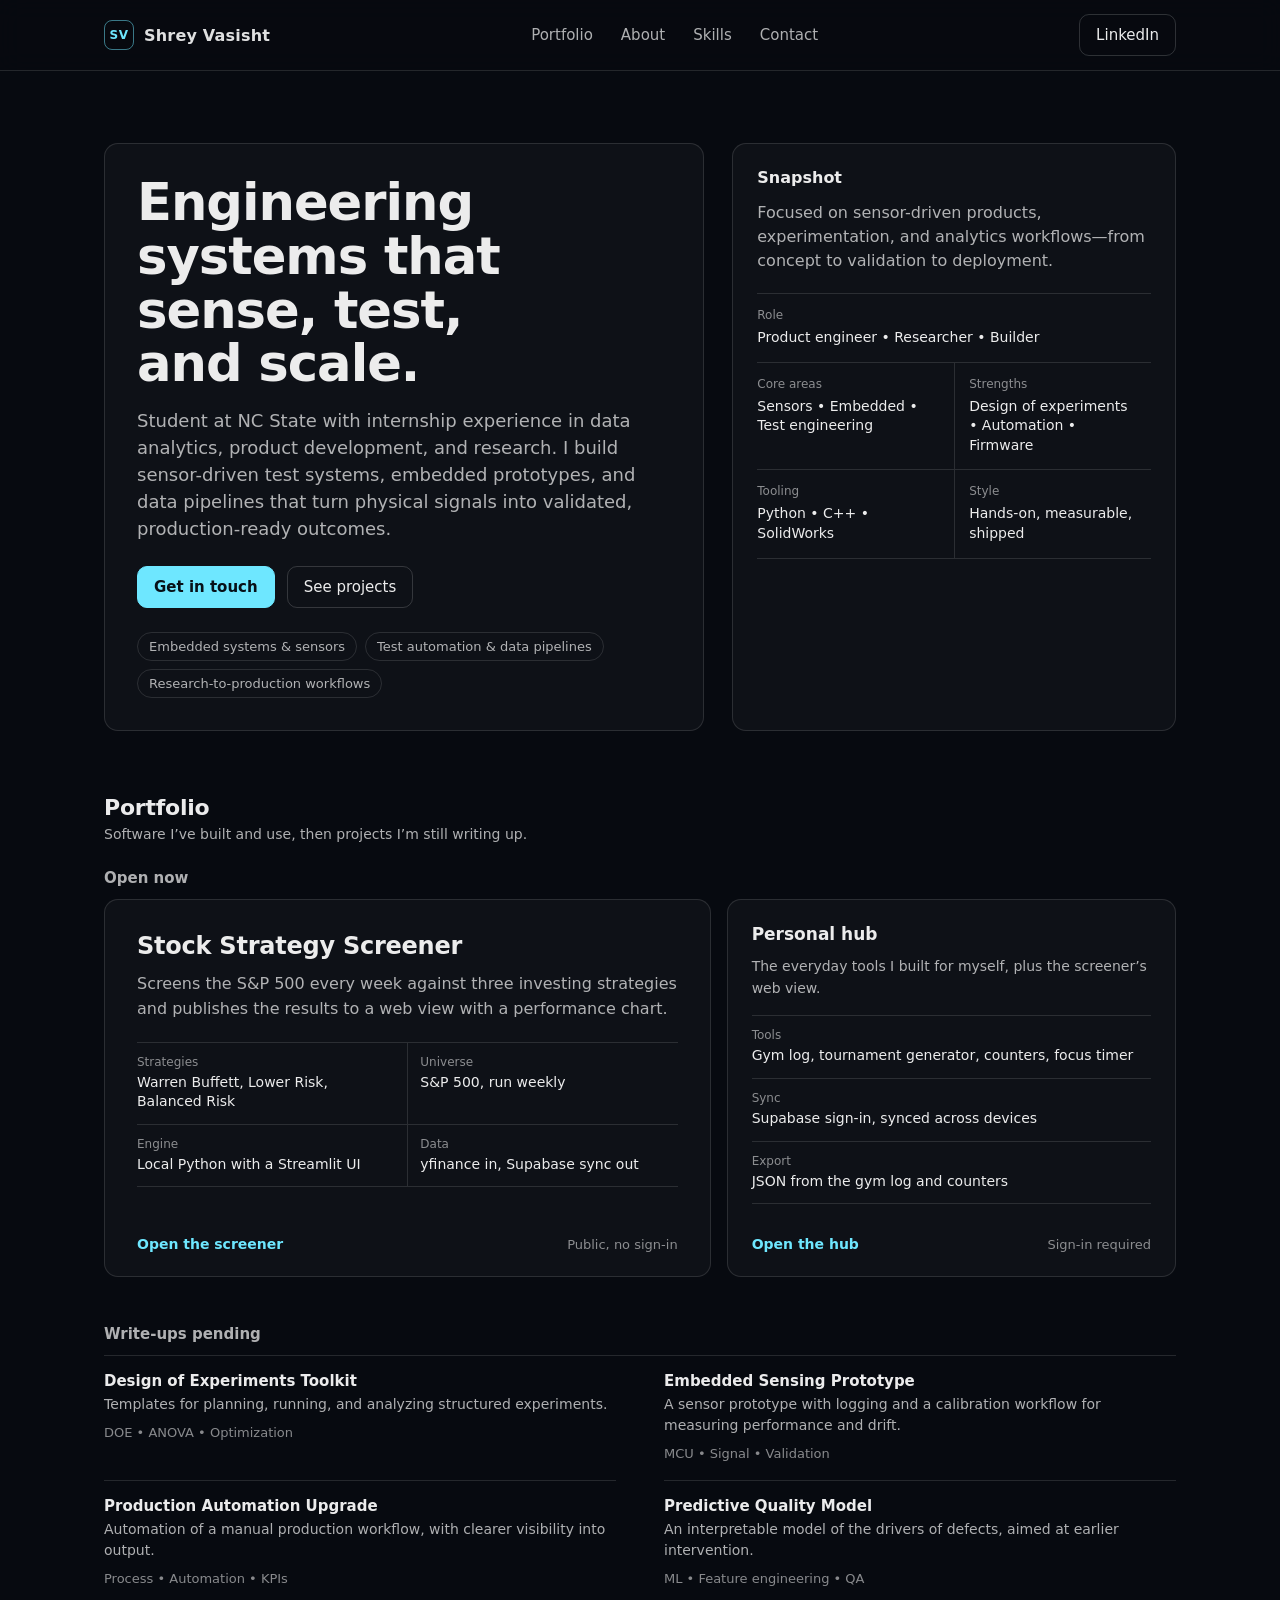
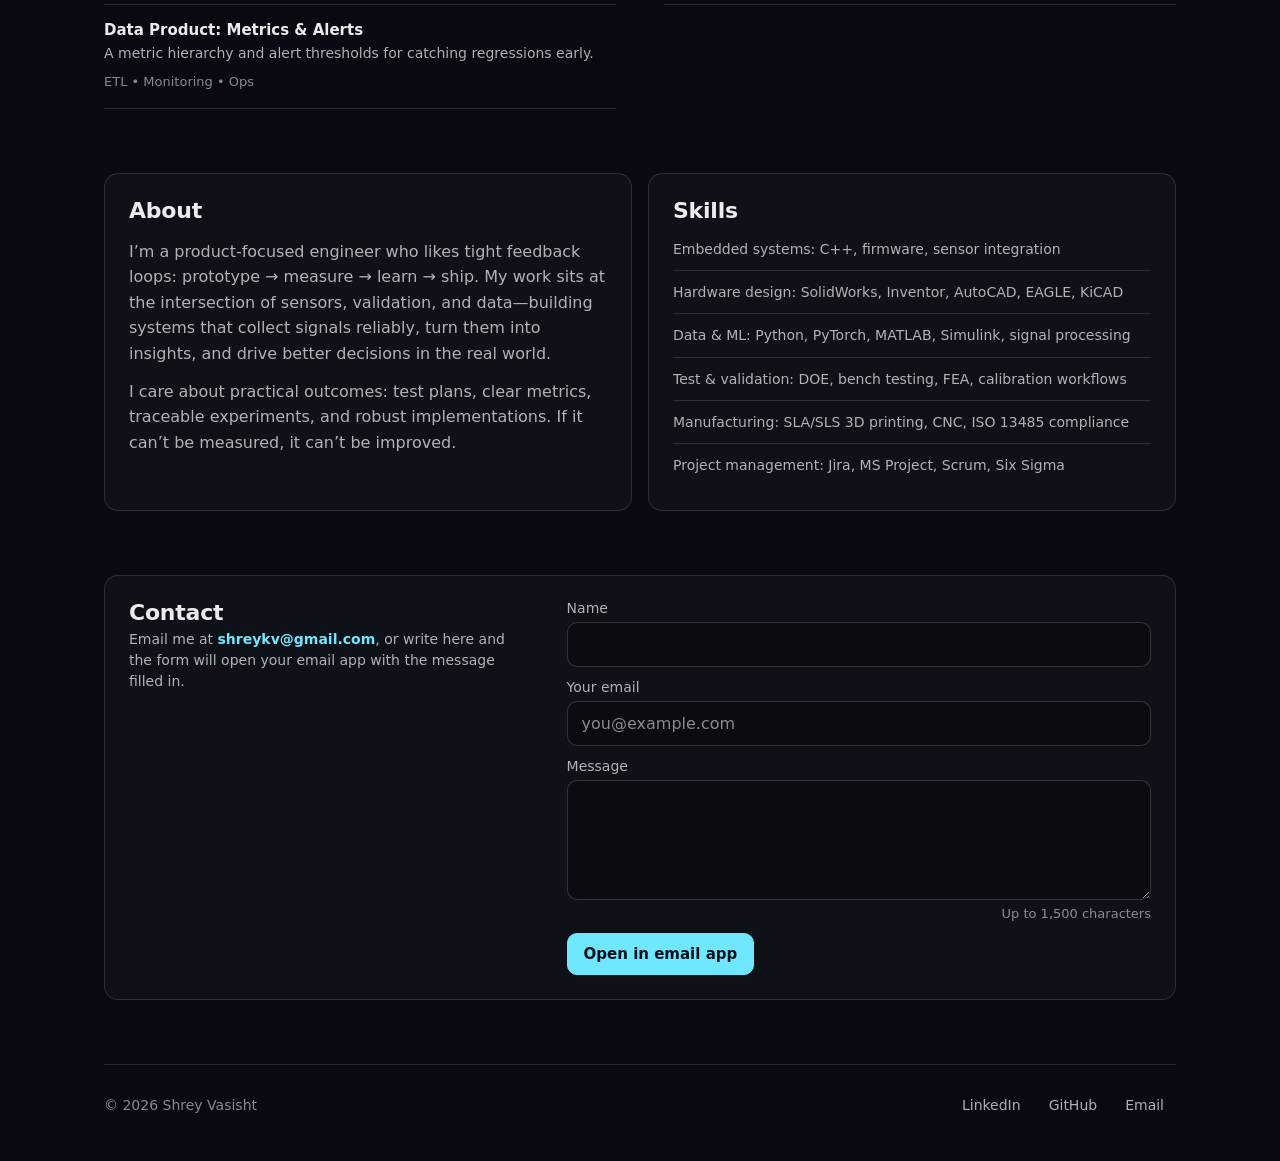
<file: index.html>
<!doctype html>
<html lang="en">
<head>
  <meta charset="utf-8" />
  <meta name="viewport" content="width=device-width,initial-scale=1" />
  <title>Shrey Vasisht — Product Engineer & Researcher</title>
  <meta name="description" content="Portfolio of Shrey Vasisht — NC State student with experience in embedded systems, test automation, and applied research." />
  <style>
    :root{
      --bg:#070A10;
      --panel: rgba(255,255,255,.06);
      --panel2: rgba(255,255,255,.09);
      --text: rgba(255,255,255,.92);
      --muted: rgba(255,255,255,.68);
      --muted2: rgba(255,255,255,.52);
      --border: rgba(255,255,255,.12);
      --accent: #6EE7FF;
      --accent2:#A78BFA;
      --ok:#22c55e;
      --warn:#f59e0b;
      --danger:#ef4444;
      --r-sm: 8px;
      --r-md: 10px;
      --r-lg: 14px;
      --max: 1120px;
      --font: ui-sans-serif, system-ui, -apple-system, Segoe UI, Roboto, Helvetica, Arial, sans-serif;
      --ease: cubic-bezier(.25, 1, .5, 1);
      --s-1: 4px; --s-2: 8px; --s-3: 12px; --s-4: 16px;
      --s-5: 24px; --s-6: 32px; --s-7: 48px; --s-8: 64px;
    }
    *{box-sizing:border-box}
    html{scroll-behavior:smooth; color-scheme:dark}
    @media (prefers-reduced-motion: reduce){ html{scroll-behavior:auto} }
    body{
      margin:0;
      font-family:var(--font);
      background: var(--bg);
      color:var(--text);
      overflow-x:hidden;
      -webkit-font-smoothing:antialiased;
    }
    ::selection{background: rgba(110,231,255,.28); color:#fff}
    :focus-visible{outline:2px solid var(--accent); outline-offset:2px; border-radius:var(--r-sm)}
    a{color:inherit; text-decoration:none}
    .wrap{max-width:var(--max); margin:0 auto; padding:24px}
    .nav{
      position:sticky; top:0; z-index:50;
      backdrop-filter: blur(12px);
      background: rgba(7,10,16,.86);
      border-bottom: 1px solid var(--border);
    }
    .nav-inner{
      display:flex; align-items:center; justify-content:space-between;
      gap:16px; padding:14px 24px; max-width:var(--max); margin:0 auto;
    }
    .brand{
      display:flex; align-items:center; gap:10px; font-weight:700; letter-spacing:.2px;
    }
    .logo{
      display:grid; place-items:center;
      width:30px; height:30px; border-radius:var(--r-sm);
      border:1px solid rgba(110,231,255,.5);
      color:var(--accent);
      font-size:12px; font-weight:700; letter-spacing:.04em;
    }
    .brand span{opacity:.95}
    .nav-links{display:flex; gap:4px; align-items:center; flex-wrap:wrap; justify-content:flex-end}
    .nav-links a{
      padding:8px 12px; border-radius:var(--r-sm); color:var(--muted);
      font-size:15px;
      transition: color .18s var(--ease), background-color .18s var(--ease);
    }
    .nav-links a:hover{color:var(--text); background:rgba(255,255,255,.05)}
    .btn{
      display:inline-flex; align-items:center; gap:10px;
      padding:11px 16px; border-radius:var(--r-md);
      border:1px solid rgba(255,255,255,.16);
      background: transparent;
      color:var(--text);
      font: inherit; font-size:15px; font-weight:500;
      transition: background-color .18s var(--ease), border-color .18s var(--ease);
      cursor:pointer;
      user-select:none;
    }
    .btn:hover{background: rgba(255,255,255,.05); border-color: rgba(255,255,255,.28)}
    .btn.primary{
      border-color: var(--accent);
      background: var(--accent);
      color:#071018;
      font-weight:650;
    }
    .btn.primary:hover{background:#9AEEFF; border-color:#9AEEFF}
    .pill{
      display:inline-flex; gap:10px; align-items:center;
      padding:6px 11px; border-radius:999px;
      border:1px solid var(--border);
      color:var(--muted);
      font-size:13px;
    }
    .hero{
      padding:var(--s-7) 0 0;
      position:relative;
    }
    .hero-grid{
      display:grid;
      grid-template-columns: minmax(0, 1.15fr) minmax(0, .85fr);
      gap:28px;
      align-items:stretch;
    }
    [id]{scroll-margin-top:84px}
    @media (max-width: 980px){
      .hero-grid{grid-template-columns:minmax(0, 1fr); gap:18px}
      .nav-inner{flex-wrap:wrap; row-gap:4px; padding-bottom:6px}
      .nav-links{
        order:3; flex:1 0 100%;
        justify-content:flex-start; flex-wrap:nowrap; overflow-x:auto;
        margin:0 -12px; scrollbar-width:none;
      }
      .nav-links a{flex:none}
      [id]{scroll-margin-top:124px}
    }
    .skip{
      position:absolute; left:16px; top:-64px; z-index:60;
      padding:10px 14px; border-radius:var(--r-md);
      background:var(--accent); color:#071018; font-weight:650;
    }
    .skip:focus{top:12px}
    .card{
      border:1px solid var(--border);
      background: rgba(255,255,255,.03);
      border-radius: var(--r-lg);
    }
    .hero-card{
      padding:var(--s-6);
    }
    @media (max-width: 640px){ .hero-card{padding:var(--s-5)} }
    h1{
      margin:0 0 var(--s-4);
      font-size: clamp(34px, 4vw, 52px);
      font-weight:650;
      line-height: 1.05;
      letter-spacing: -0.02em;
      text-wrap: balance;
    }
    .sub{
      margin:0 0 18px;
      color:var(--muted);
      font-size: clamp(15px, 1.6vw, 18px);
      line-height:1.5;
      max-width: 62ch;
    }
    .cta-row{display:flex; gap:12px; flex-wrap:wrap; margin-top:24px}
    .meta-row{
      display:flex; gap:8px; flex-wrap:wrap;
      margin-top:24px;
    }
    .side{
      padding:24px;
      display:flex; flex-direction:column; gap:14px;
    }
    .side h2{margin:0; font-size:16px; font-weight:600}
    .side p{margin:0; color:var(--muted); line-height:1.5}
    .kpi{
      display:grid; grid-template-columns: repeat(2, minmax(0, 1fr));
      margin-top:6px;
      border-top:1px solid var(--border);
    }
    .mini{
      padding:14px 14px 14px 0;
      border-bottom:1px solid var(--border);
    }
    .mini--wide{grid-column:1 / -1; padding-right:0}
    .mini:nth-child(2n+3){padding-left:14px; border-left:1px solid var(--border)}
    .mini .label{color:var(--muted2); font-size:12px}
    .mini .value{font-size:14px; margin-top:6px; line-height:1.4}
    section{padding:var(--s-8) 0 0}
    .section-title{
      display:flex; align-items:flex-end; justify-content:space-between; gap:var(--s-4); margin:0 0 var(--s-5);
    }
    .card .section-title{margin-bottom:var(--s-4)}
    .section-title h2{
      margin:0;
      font-size:22px;
      font-weight:600;
      letter-spacing:-.01em;
    }
    .section-title p{margin:4px 0 0; color:var(--muted); font-size:14px; line-height:1.5; max-width:65ch}
    .group-title{margin:0 0 var(--s-3); font-size:15px; font-weight:600; color:var(--muted)}
    .live{
      display:grid;
      grid-template-columns: minmax(0, 1.35fr) minmax(0, 1fr);
      gap:var(--s-4);
    }
    .app{
      padding:var(--s-5);
      display:flex; flex-direction:column; gap:var(--s-3);
    }
    .app--feature{padding:var(--s-6) var(--s-6) var(--s-5)}
    .app h4{margin:0; font-size:17px; font-weight:600}
    .app--feature h4{font-size:24px; letter-spacing:-.01em}
    .app p{margin:0; color:var(--muted); font-size:14px; line-height:1.55; max-width:60ch}
    .app--feature > p{font-size:16px}
    .app-foot{
      margin-top:auto; padding-top:var(--s-2);
      display:flex; flex-wrap:wrap; align-items:baseline; justify-content:space-between; gap:var(--s-2) var(--s-4);
    }
    .app-foot .link{padding-block:var(--s-2); margin-block:calc(var(--s-2) * -1)}
    .access{color:var(--muted2); font-size:13px}
    .facts{
      margin:var(--s-2) 0 var(--s-3); padding:0;
      display:grid; grid-template-columns: repeat(2, minmax(0, 1fr));
      border-top:1px solid var(--border);
    }
    .facts div{padding:var(--s-3) var(--s-3) var(--s-3) 0; border-bottom:1px solid var(--border)}
    .facts:not(.facts--list) div:nth-child(even){padding-left:var(--s-3); border-left:1px solid var(--border)}
    .facts--list{grid-template-columns:minmax(0, 1fr); margin-top:var(--s-1)}
    .facts dt{color:var(--muted2); font-size:12px}
    .facts dd{margin:var(--s-1) 0 0; font-size:14px; line-height:1.4}
    .contact{
      display:grid; grid-template-columns: minmax(0, 1fr) minmax(0, 1.5fr);
      gap:var(--s-5) var(--s-7); align-items:start;
    }
    .contact .section-title{margin:0}
    .contact form{margin:0}
    .pending-group{margin-top:var(--s-7)}
    .pending-list{
      margin:0; padding:0; list-style:none;
      display:grid; grid-template-columns: repeat(2, minmax(0, 1fr)); column-gap:var(--s-7);
      border-top:1px solid var(--border);
    }
    .pending-list li{padding:var(--s-4) 0; border-bottom:1px solid var(--border)}
    .pending-list h4{margin:0 0 var(--s-1); font-size:15px; font-weight:600}
    .pending-list p{margin:0; color:var(--muted); font-size:14px; line-height:1.5}
    .pending-list .stack{margin-top:var(--s-2); color:var(--muted2); font-size:13px}
    @media (max-width: 860px){
      .live, .pending-list, .contact{grid-template-columns:minmax(0, 1fr)}
      .app--feature{padding:var(--s-5)}
    }
    .link{
      display:inline-flex; align-items:center; gap:8px;
      color: var(--accent);
      font-weight:550;
      font-size:14px;
      text-underline-offset:3px;
    }
    .link:hover{text-decoration:underline}
    .two-col{
      display:grid; grid-template-columns: minmax(0, 1fr) minmax(0, 1fr); gap:var(--s-4);
    }
    @media (max-width: 980px){ .two-col{grid-template-columns: minmax(0, 1fr)} }
    .about, .skills, .contact{
      padding:24px;
    }
    .about p{color:var(--muted); line-height:1.6; margin:0; max-width:68ch}
    .about p + p{margin-top:12px}
    .sr{position:absolute; width:1px; height:1px; overflow:hidden; clip-path:inset(50%); white-space:nowrap}
    .field{display:grid; gap:6px}
    .section-title p .link{font-size:inherit}
    .skills ul{
      margin:4px 0 0; padding:0; list-style:none;
      display:grid;
    }
    .skills li{
      padding:11px 0;
      border-top:1px solid var(--border);
      color:var(--muted);
      font-size:14px;
      line-height:1.45;
    }
    .skills li:first-child{border-top:0; padding-top:0}

    form{display:grid; gap:12px; margin-top:4px; max-width:640px}
    input, textarea{
      width:100%;
      padding:12px 14px;
      border-radius:var(--r-md);
      border:1px solid rgba(255,255,255,.16);
      background: rgba(0,0,0,.25);
      color:var(--text);
      font: inherit; font-size:16px; font-weight:400;
      transition: border-color .18s var(--ease);
    }
    input::placeholder, textarea::placeholder{color:var(--muted2)}
    input:hover, textarea:hover{border-color: rgba(255,255,255,.26)}
    input:focus, textarea:focus{border-color: var(--accent)}
    input:focus-visible, textarea:focus-visible{outline:2px solid var(--accent); outline-offset:1px}
    textarea{min-height:120px; resize:vertical; line-height:1.5}
    .field label{color:var(--muted); font-size:14px; font-weight:500}
    .field-meta{display:flex; justify-content:space-between; gap:var(--s-3); color:var(--muted2); font-size:13px}
    .count{font-variant-numeric:tabular-nums; margin-left:auto}
    .count.near{color:var(--warn)}
    .error{margin:0; color:var(--danger); font-size:13px; line-height:1.4}
    .error[hidden]{display:none}
    [aria-invalid="true"], [aria-invalid="true"]:hover{border-color:var(--danger)}
    [aria-invalid="true"]:focus{border-color:var(--danger)}
    .form-actions{display:flex; gap:var(--s-3); flex-wrap:wrap; align-items:center}
    #status{color:var(--muted); font-size:14px; line-height:1.5}
    .fallback{
      display:grid; gap:var(--s-2);
      padding:var(--s-4); border:1px solid var(--border); border-radius:var(--r-md);
      color:var(--muted); font-size:14px; line-height:1.5;
    }
    .fallback[hidden]{display:none}
    .fallback p{margin:0}
    .fallback .btn{justify-self:start; padding:8px 12px; font-size:14px}
    .link, .contact p{overflow-wrap:anywhere}
    .footer{
      margin-top:var(--s-8);
      padding:var(--s-5) 0 var(--s-4);
      color:var(--muted2);
      border-top:1px solid var(--border);
      display:flex; justify-content:space-between; align-items:center; gap:14px; flex-wrap:wrap;
      font-size:14px;
    }
    .social{display:flex; gap:4px; flex-wrap:wrap}
    .social a{
      padding:8px 12px; border-radius:var(--r-sm);
      color:var(--muted);
      font-size:14px;
      transition: color .18s var(--ease), background-color .18s var(--ease);
    }
    .social a:hover{color:var(--text); background: rgba(255,255,255,.05)}
  </style>
</head>

<body>
  <a class="skip" href="#portfolio">Skip to projects</a>
  <!-- Nav -->
  <div class="nav">
    <div class="nav-inner">
      <a class="brand" href="#top">
        <div class="logo" aria-hidden="true">SV</div>
        <span>Shrey Vasisht</span>
      </a>
      <div class="nav-links">
        <a href="#portfolio">Portfolio</a>
        <a href="#about">About</a>
        <a href="#skills">Skills</a>
        <a href="#contact">Contact</a>
      </div>
      <a class="btn" href="https://www.linkedin.com/in/shreyvasisht/" target="_blank" rel="noreferrer">LinkedIn<span class="sr"> (opens in a new tab)</span></a>
    </div>
  </div>

  <main id="top" class="wrap">
    <!-- Hero -->
    <div class="hero">
      <div class="hero-grid">
        <div class="card hero-card">
          <h1>Engineering systems that sense, test, and scale.</h1>
          <p class="sub">
          Student at NC State with internship experience in data analytics, product development, and research.
          I build sensor-driven test systems, embedded prototypes, and data pipelines that turn physical signals into validated, production-ready outcomes.
          </p>
          <div class="cta-row">
            <a class="btn primary" href="#contact">Get in touch</a>
            <a class="btn" href="#portfolio">See projects</a>
          </div>
          <div class="meta-row">
            <span class="pill">Embedded systems &amp; sensors</span>
            <span class="pill">Test automation &amp; data pipelines</span>
            <span class="pill">Research-to-production workflows</span>
          </div>
        </div>

        <div class="card side">
          <h2>Snapshot</h2>
          <p>
            Focused on sensor-driven products, experimentation, and analytics workflows—from
            concept to validation to deployment.
          </p>
          <div class="kpi">
            <div class="mini mini--wide">
              <div class="label">Role</div>
              <div class="value">Product engineer • Researcher • Builder</div>
            </div>
            <div class="mini">
              <div class="label">Core areas</div>
              <div class="value">Sensors • Embedded • Test engineering</div>
            </div>
            <div class="mini">
              <div class="label">Strengths</div>
              <div class="value">Design of experiments • Automation • Firmware</div>
            </div>
            <div class="mini">
              <div class="label">Tooling</div>
              <div class="value">Python • C++ • SolidWorks</div>
            </div>
            <div class="mini">
              <div class="label">Style</div>
              <div class="value">Hands-on, measurable, shipped</div>
            </div>
          </div>
        </div>
      </div>
    </div>

    <!-- Portfolio -->
    <section id="portfolio">
      <div class="section-title">
        <div>
          <h2>Portfolio</h2>
          <p>Software I’ve built and use, then projects I’m still writing up.</p>
        </div>
      </div>

      <h3 class="group-title">Open now</h3>
      <div class="live">
        <article class="card app app--feature">
          <h4>Stock Strategy Screener</h4>
          <p>Screens the S&amp;P 500 every week against three investing strategies and publishes the results to a web view with a performance chart.</p>
          <dl class="facts">
            <div><dt>Strategies</dt><dd>Warren Buffett, Lower Risk, Balanced Risk</dd></div>
            <div><dt>Universe</dt><dd>S&amp;P 500, run weekly</dd></div>
            <div><dt>Engine</dt><dd>Local Python with a Streamlit UI</dd></div>
            <div><dt>Data</dt><dd>yfinance in, Supabase sync out</dd></div>
          </dl>
          <div class="app-foot">
            <a class="link" href="personal.html#/personal/screener">Open the screener</a>
            <span class="access">Public, no sign-in</span>
          </div>
        </article>

        <article class="card app">
          <h4>Personal hub</h4>
          <p>The everyday tools I built for myself, plus the screener’s web view.</p>
          <dl class="facts facts--list">
            <div><dt>Tools</dt><dd>Gym log, tournament generator, counters, focus timer</dd></div>
            <div><dt>Sync</dt><dd>Supabase sign-in, synced across devices</dd></div>
            <div><dt>Export</dt><dd>JSON from the gym log and counters</dd></div>
          </dl>
          <div class="app-foot">
            <a class="link" href="personal.html">Open the hub</a>
            <span class="access">Sign-in required</span>
          </div>
        </article>
      </div>

      <div class="pending-group">
        <h3 class="group-title">Write-ups pending</h3>
        <ul class="pending-list">
          <li>
            <h4>Design of Experiments Toolkit</h4>
            <p>Templates for planning, running, and analyzing structured experiments.</p>
            <p class="stack">DOE • ANOVA • Optimization</p>
          </li>
          <li>
            <h4>Embedded Sensing Prototype</h4>
            <p>A sensor prototype with logging and a calibration workflow for measuring performance and drift.</p>
            <p class="stack">MCU • Signal • Validation</p>
          </li>
          <li>
            <h4>Production Automation Upgrade</h4>
            <p>Automation of a manual production workflow, with clearer visibility into output.</p>
            <p class="stack">Process • Automation • KPIs</p>
          </li>
          <li>
            <h4>Predictive Quality Model</h4>
            <p>An interpretable model of the drivers of defects, aimed at earlier intervention.</p>
            <p class="stack">ML • Feature engineering • QA</p>
          </li>
          <li>
            <h4>Data Product: Metrics &amp; Alerts</h4>
            <p>A metric hierarchy and alert thresholds for catching regressions early.</p>
            <p class="stack">ETL • Monitoring • Ops</p>
          </li>
        </ul>
      </div>
    </section>

    <!-- About + Skills -->
    <section class="two-col">
      <div id="about" class="card about">
        <div class="section-title">
          <h2>About</h2>
        </div>
        <p>
          I’m a product-focused engineer who likes tight feedback loops: prototype → measure → learn → ship.
          My work sits at the intersection of sensors, validation, and data—building systems that collect
          signals reliably, turn them into insights, and drive better decisions in the real world.
        </p>
        <p>
          I care about practical outcomes: test plans, clear metrics, traceable experiments, and robust implementations.
          If it can’t be measured, it can’t be improved.
        </p>
      </div>

      <div id="skills" class="card skills">
        <div class="section-title">
          <h2>Skills</h2>
        </div>
        <ul>
          <li>Embedded systems: C++, firmware, sensor integration</li>
          <li>Hardware design: SolidWorks, Inventor, AutoCAD, EAGLE, KiCAD</li>
          <li>Data &amp; ML: Python, PyTorch, MATLAB, Simulink, signal processing</li>
          <li>Test &amp; validation: DOE, bench testing, FEA, calibration workflows</li>
          <li>Manufacturing: SLA/SLS 3D printing, CNC, ISO 13485 compliance</li>
          <li>Project management: Jira, MS Project, Scrum, Six Sigma</li>
        </ul>
      </div>
    </section>

    <!-- Contact -->
    <section id="contact">
      <div class="card contact">
        <div class="section-title">
          <div>
            <h2>Contact</h2>
            <p>Email me at <a class="link" href="mailto:shreykv@gmail.com">shreykv@gmail.com</a>, or write here and the form will open your email app with the message filled in.</p>
          </div>
        </div>

        <!-- Static form: it builds a mailto: link rather than posting to a service. -->
        <form id="contact-form" action="mailto:shreykv@gmail.com" method="post" enctype="text/plain" novalidate>
          <div class="field">
            <label for="name">Name</label>
            <input id="name" name="name" autocomplete="name" maxlength="100" required aria-describedby="name-error" />
            <p class="error" id="name-error" hidden></p>
          </div>
          <div class="field">
            <label for="email">Your email</label>
            <input id="email" name="email" type="email" autocomplete="email" inputmode="email" spellcheck="false" maxlength="254" placeholder="you@example.com" required aria-describedby="email-error" />
            <p class="error" id="email-error" hidden></p>
          </div>
          <div class="field">
            <label for="message">Message</label>
            <textarea id="message" name="message" maxlength="1500" required aria-describedby="message-error message-count"></textarea>
            <div class="field-meta">
              <p class="error" id="message-error" hidden></p>
              <span class="count" id="message-count">Up to 1,500 characters</span>
            </div>
          </div>
          <div class="form-actions">
            <button class="btn primary" type="submit">Open in email app</button>
            <span id="status" role="status"></span>
          </div>
          <div class="fallback" id="fallback" hidden>
            <p>No email app? Copy your message and send it to <a class="link" href="mailto:shreykv@gmail.com">shreykv@gmail.com</a> from wherever you write email.</p>
            <button class="btn" type="button" id="copy">Copy message</button>
          </div>
        </form>
      </div>
    </section>

    <footer class="footer">
      <div>© <span id="year">2026</span> Shrey Vasisht</div>
      <div class="social">
        <a href="https://www.linkedin.com/in/shreyvasisht/" target="_blank" rel="noreferrer">LinkedIn</a>
        <a href="https://github.com/shreykv" target="_blank" rel="noreferrer">GitHub</a>
        <a href="mailto:shreykv@gmail.com">Email</a>
      </div>
    </footer>
  </main>

  <script>
    // ===== Contact form: builds a mailto: link; there is no server =====
    (function(){
      const form = document.getElementById('contact-form');
      const fields = {
        name: document.getElementById('name'),
        email: document.getElementById('email'),
        message: document.getElementById('message')
      };
      const status = document.getElementById('status');
      const fallback = document.getElementById('fallback');
      const copyBtn = document.getElementById('copy');
      const count = document.getElementById('message-count');
      const MAX = Number(fields.message.maxLength);
      const fmt = new Intl.NumberFormat();
      let attempted = false;

      const checks = {
        name: v => v ? '' : 'Please add your name.',
        email: v => !v ? 'Please add your email so I can reply.'
          : /^[^\s@]+@[^\s@]+\.[^\s@]+$/.test(v) ? ''
          : 'That email address looks incomplete. It needs an @ and a domain, like you@example.com.',
        message: v => v ? '' : 'Please add a message.'
      };

      function validate(key){
        const input = fields[key];
        const msg = checks[key](input.value.trim());
        const error = document.getElementById(key + '-error');
        error.textContent = msg;
        error.hidden = !msg;
        if (msg) input.setAttribute('aria-invalid', 'true');
        else input.removeAttribute('aria-invalid');
        return !msg;
      }

      function compose(){
        const name = fields.name.value.trim();
        const email = fields.email.value.trim();
        return {
          subject: `Portfolio contact from ${name}`,
          body: `Name: ${name}\nEmail: ${email}\n\n${fields.message.value.trim()}`
        };
      }

      function updateCount(){
        const n = fields.message.value.length;
        count.textContent = n ? `${fmt.format(n)} / ${fmt.format(MAX)}` : `Up to ${fmt.format(MAX)} characters`;
        count.classList.toggle('near', n >= MAX * 0.9);
      }

      Object.keys(fields).forEach(key => {
        fields[key].addEventListener('input', () => { if (attempted) validate(key); });
        fields[key].addEventListener('blur', () => { if (attempted || fields[key].value) validate(key); });
      });
      fields.message.addEventListener('input', updateCount);
      form.addEventListener('reset', () => {
        attempted = false;
        setTimeout(() => {
          Object.keys(fields).forEach(key => {
            fields[key].removeAttribute('aria-invalid');
            document.getElementById(key + '-error').hidden = true;
          });
          updateCount();
          status.textContent = '';
          fallback.hidden = true;
        });
      });

      form.addEventListener('submit', e => {
        e.preventDefault();
        attempted = true;
        const invalid = Object.keys(fields).filter(key => !validate(key));
        if (invalid.length){
          status.textContent = '';
          fields[invalid[0]].focus();
          return;
        }
        const { subject, body } = compose();
        window.location.href = `mailto:shreykv@gmail.com?subject=${encodeURIComponent(subject)}&body=${encodeURIComponent(body)}`;
        status.textContent = 'Opening your email app with your message filled in.';
        fallback.hidden = false;
      });

      copyBtn.addEventListener('click', async () => {
        const { subject, body } = compose();
        const text = `To: shreykv@gmail.com\nSubject: ${subject}\n\n${body}`;
        try {
          await navigator.clipboard.writeText(text);
          copyBtn.textContent = 'Copied';
          status.textContent = 'Message copied. Paste it into a new email to shreykv@gmail.com.';
        } catch {
          fields.message.focus();
          fields.message.select();
          status.textContent = 'Couldn’t copy automatically. Your message is selected; press Ctrl+C or ⌘C to copy it.';
        }
        setTimeout(() => { copyBtn.textContent = 'Copy message'; }, 2500);
      });
    })();

    document.getElementById('year').textContent = new Date().getFullYear();
  </script>
</body>
</html>
</file>
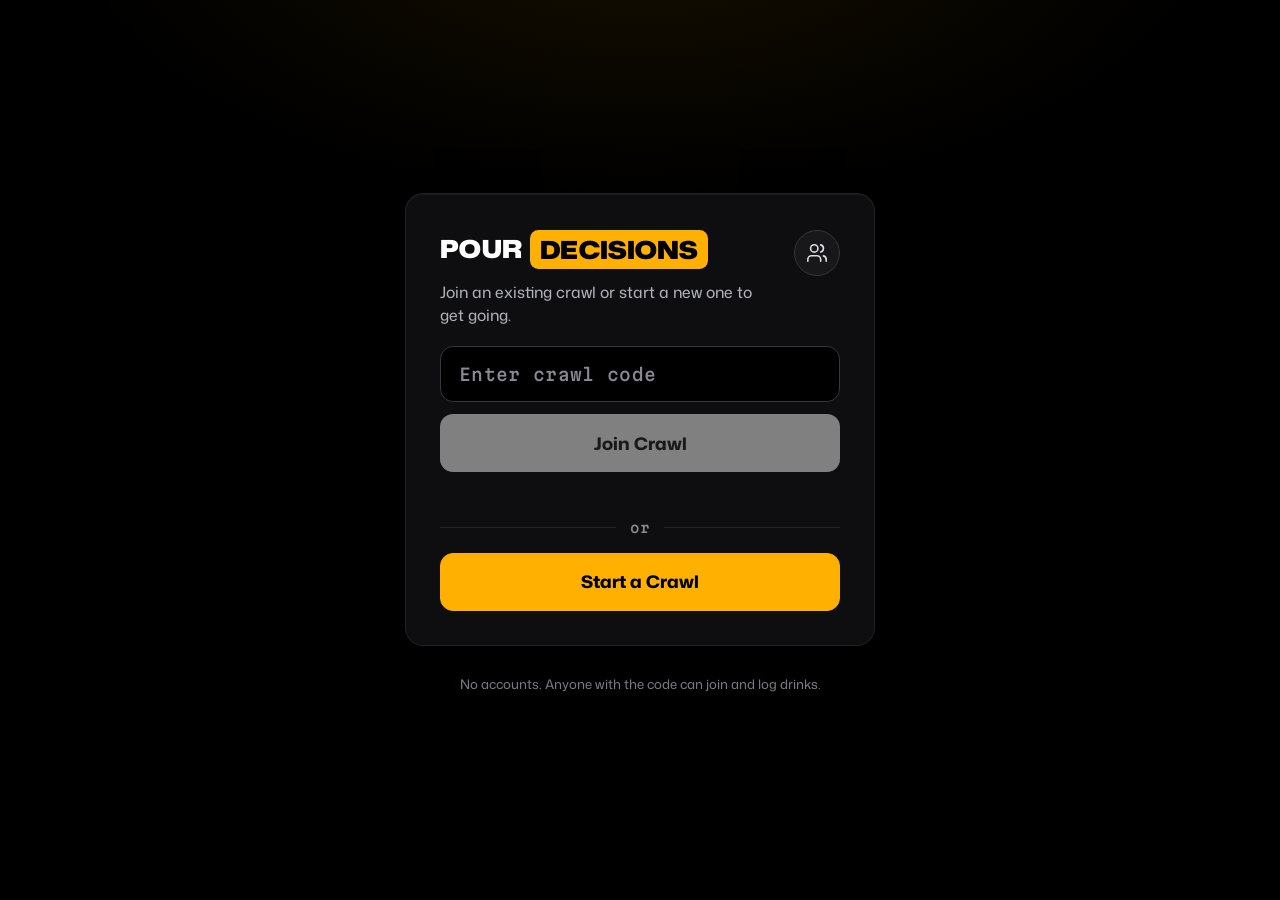
<file: pour-decisions/index.html>
<!doctype html>
<html lang="en">
<head>
<meta charset="utf-8">
<meta name="viewport" content="width=device-width, initial-scale=1, viewport-fit=cover">
<title>Pour Decisions · Start or join a crawl</title>
<meta name="description" content="A shared drink board and bar crawl tracker for your crew. Start a crawl or join one with a code.">
<meta name="theme-color" content="#000000">
<meta name="apple-mobile-web-app-capable" content="yes">
<meta name="apple-mobile-web-app-title" content="Pour Decisions">
<link rel="icon" type="image/svg+xml" href="icon.svg">
<link rel="apple-touch-icon" href="apple-touch-icon.png">
<link rel="preload" href="fonts/mona-sans-latin.5ea3740633.woff2" as="font" type="font/woff2" crossorigin>
<style>
@font-face{font-family:"Mona Sans";font-style:normal;font-weight:200 900;font-stretch:75% 125%;font-display:swap;src:url(fonts/mona-sans-latin-ext.5658cdeea6.woff2) format("woff2");unicode-range:U+0100-02BA,U+02BD-02C5,U+02C7-02CC,U+02CE-02D7,U+02DD-02FF,U+0304,U+0308,U+0329,U+1D00-1DBF,U+1E00-1E9F,U+1EF2-1EFF,U+2020,U+20A0-20AB,U+20AD-20C0,U+2113,U+2C60-2C7F,U+A720-A7FF}
@font-face{font-family:"Mona Sans";font-style:normal;font-weight:200 900;font-stretch:75% 125%;font-display:swap;src:url(fonts/mona-sans-latin.5ea3740633.woff2) format("woff2");unicode-range:U+0000-00FF,U+0131,U+0152-0153,U+02BB-02BC,U+02C6,U+02DA,U+02DC,U+0304,U+0308,U+0329,U+2000-206F,U+20AC,U+2122,U+2191,U+2193,U+2212,U+2215,U+FEFF,U+FFFD}
@font-face{font-family:"Martian Mono";font-style:normal;font-weight:100 800;font-stretch:75% 112.5%;font-display:swap;src:url(fonts/martian-mono-latin.f9c1655c2c.woff2) format("woff2");unicode-range:U+0000-00FF,U+0131,U+0152-0153,U+02BB-02BC,U+02C6,U+02DA,U+02DC,U+0304,U+0308,U+0329,U+2000-206F,U+20AC,U+2122,U+2191,U+2193,U+2212,U+2215,U+FEFF,U+FFFD}

/* The board's dark set, so the front door and the room behind it match. */
:root {
  color-scheme: dark;
  --bg: #000000; --s1: #0e0e10; --s2: #18181b; --s3: #232327;
  --line: #222226; --line-2: #35353b; --line-3: #62626d;
  --ink: #ffffff; --ink-2: #dedee3; --ink-3: #b1b1bb; --ink-4: #8a8a95;
  --amber: #ffb000; --amber-hi: #ffc53d; --amber-soft: rgba(255, 176, 0, .14); --amber-line: rgba(255, 176, 0, .62);
  --red: #ff867c;
  --f-sans: "Mona Sans", "Helvetica Neue", Helvetica, Arial, system-ui, sans-serif;
  --f-mono: "Martian Mono", ui-monospace, "SF Mono", SFMono-Regular, Menlo, Consolas, monospace;
  --ease: cubic-bezier(.2, .9, .25, 1);
}
*, *::before, *::after { box-sizing: border-box; }
html, body { margin: 0; min-height: 100%; }
body {
  min-height: 100vh; min-height: 100dvh;
  display: grid; place-items: center; padding: max(24px, env(safe-area-inset-top)) 16px max(24px, env(safe-area-inset-bottom));
  background: radial-gradient(60rem 30rem at 50% -10%, rgba(255, 176, 0, .09), transparent 60%), var(--bg);
  color: var(--ink); font: 450 1rem/1.45 var(--f-sans);
  -webkit-font-smoothing: antialiased; -moz-osx-font-smoothing: grayscale;
}
button, input { font: inherit; color: inherit; }
button { cursor: pointer; -webkit-tap-highlight-color: transparent; touch-action: manipulation; }
button:disabled { cursor: default; }
:focus-visible { outline: 2px solid var(--amber); outline-offset: 2px; }
::selection { background: var(--amber); color: #000; }
[hidden] { display: none !important; }
.sr { position: absolute; width: 1px; height: 1px; overflow: hidden; clip-path: inset(50%); white-space: nowrap; }

.wrap { width: 100%; max-width: 470px; display: grid; gap: 16px; }
.card { position: relative; display: grid; gap: 20px; padding: 36px 34px 34px; border-radius: 18px; border: 1px solid var(--line); background: var(--s1); box-shadow: inset 0 1px 0 rgba(255, 255, 255, .05), 0 30px 70px -30px rgba(0, 0, 0, .95); }
@media (max-width: 420px) { .card { padding: 28px 20px 24px; } }

.head { display: flex; align-items: flex-start; justify-content: space-between; gap: 16px; }
.wm { display: flex; align-items: center; flex-wrap: wrap; gap: .3em; margin: 0; font: 900 1.55rem/1 var(--f-sans); font-stretch: 125%; letter-spacing: .012em; text-transform: uppercase; }
.wm b { font-weight: 900; background: var(--amber); color: #000; padding: .3em .42em .26em; border-radius: .34em; }
.sub { margin: 12px 0 0; color: var(--ink-3); font-size: .98rem; max-width: 32ch; }
.iconbtn { position: relative; flex: none; display: grid; place-items: center; width: 46px; height: 46px; border-radius: 50%; border: 1px solid var(--line-2); background: var(--s2); color: var(--ink-2); transition: background-color .15s, border-color .15s, transform .12s var(--ease); }
.iconbtn:hover { background: var(--s3); border-color: var(--line-3); }
.iconbtn:active { transform: scale(.95); }
.iconbtn[aria-expanded="true"] { background: var(--amber-soft); border-color: var(--amber-line); color: var(--amber); }
.iconbtn .count { position: absolute; top: -3px; right: -3px; min-width: 18px; height: 18px; padding: 0 5px; border-radius: 9px; background: var(--amber); color: #000; font: 800 .7rem/18px var(--f-sans); text-align: center; }

.stack { display: grid; gap: 12px; }
.field { display: grid; gap: 7px; }
.field > span { font: 650 .84rem/1.2 var(--f-sans); color: var(--ink-2); }
.field small { font-weight: 450; color: var(--ink-3); }
.input { display: block; width: 100%; height: 56px; padding: 0 18px; border-radius: 13px; border: 1px solid var(--line-2); background: #000; color: var(--ink); font: 500 1rem/1.3 var(--f-sans); -webkit-appearance: none; appearance: none; transition: border-color .15s; }
.input:hover { border-color: var(--line-3); }
.input::placeholder { color: var(--ink-4); opacity: 1; }
.input--code { font: 500 1.05rem/1 var(--f-mono); letter-spacing: .14em; text-transform: uppercase; }
.input--code::placeholder { letter-spacing: .02em; text-transform: none; }

.btn { display: flex; align-items: center; justify-content: center; gap: 8px; width: 100%; min-height: 58px; padding: 0 20px; border-radius: 13px; border: 1px solid transparent; font: 750 1.08rem/1.1 var(--f-sans); font-stretch: 112%; text-decoration: none; transition: background-color .15s, border-color .15s, color .15s, transform .12s var(--ease); }
.btn:active:not(:disabled) { transform: scale(.98); }
.btn--light { background: #fafafa; color: #000; }
.btn--light:hover:not(:disabled) { background: #fff; }
.btn--light:disabled { background: #808080; color: #1a1a1a; }
.btn--amber { background: var(--amber); border-color: var(--amber); color: #000; }
.btn--amber:hover:not(:disabled) { background: var(--amber-hi); }
.btn--amber:disabled { opacity: .55; }
.btn--quiet { background: transparent; border-color: var(--line-2); color: var(--ink-2); min-height: 50px; font-size: .98rem; }
.btn--quiet:hover { background: var(--s2); border-color: var(--line-3); }

.or { display: flex; align-items: center; gap: 14px; margin: 6px 0; color: var(--ink-4); font: 500 .85rem/1 var(--f-mono); }
.or::before, .or::after { content: ''; flex: 1; height: 1px; background: var(--line); }

.msg { margin: 0; min-height: 1.3em; font-size: .9rem; color: var(--ink-3); }
.msg.is-err { color: var(--red); }

.panel { display: grid; gap: 10px; padding-top: 4px; }
.panel h2 { margin: 0; font: 800 .8rem/1.2 var(--f-sans); letter-spacing: .06em; text-transform: uppercase; color: var(--ink-3); }
.recent { list-style: none; margin: 0; padding: 0; display: grid; gap: 8px; }
.recent a { display: flex; align-items: center; gap: 12px; padding: 12px 14px; border-radius: 13px; border: 1px solid var(--line-2); background: var(--s2); color: inherit; text-decoration: none; transition: background-color .15s, border-color .15s; }
.recent a:hover { background: var(--s3); border-color: var(--line-3); }
.recent .t { flex: 1; min-width: 0; display: grid; gap: 2px; }
.recent b { font-weight: 700; overflow: hidden; text-overflow: ellipsis; white-space: nowrap; }
.recent small { color: var(--ink-3); font-size: .84rem; overflow: hidden; text-overflow: ellipsis; white-space: nowrap; }
.recent code { flex: none; font: 600 .8rem/1 var(--f-mono); letter-spacing: .1em; color: var(--amber); }
.empty { margin: 0; color: var(--ink-3); font-size: .92rem; }

.step-head { display: flex; align-items: center; gap: 10px; }
.back { display: grid; place-items: center; width: 40px; height: 40px; margin-left: -8px; border-radius: 50%; border: 0; background: transparent; color: var(--ink-2); }
.back:hover { background: var(--s2); }
.step-head h2 { margin: 0; font: 850 1.3rem/1.15 var(--f-sans); font-stretch: 112%; }

.foot { text-align: center; color: var(--ink-4); font-size: .82rem; }
.foot a { color: var(--ink-3); }
</style>
</head>
<body>
<main class="wrap">
  <section class="card" aria-labelledby="title">
    <div class="head">
      <div>
        <h1 class="wm" id="title"><span>Pour</span><b>Decisions</b></h1>
        <p class="sub" id="sub">Join an existing crawl or start a new one to get going.</p>
      </div>
      <button type="button" class="iconbtn" id="recent-toggle" aria-expanded="false" aria-controls="recent-panel" aria-label="Your crawls">
        <svg width="22" height="22" viewBox="0 0 24 24" fill="none" stroke="currentColor" stroke-width="1.75" stroke-linecap="round" stroke-linejoin="round" aria-hidden="true"><path d="M16 21v-2a4 4 0 0 0-4-4H6a4 4 0 0 0-4 4v2"/><circle cx="9" cy="7" r="4"/><path d="M22 21v-2a4 4 0 0 0-3-3.87"/><path d="M16 3.13a4 4 0 0 1 0 7.75"/></svg>
        <span class="count" id="recent-count" hidden></span>
      </button>
    </div>

    <div class="panel" id="recent-panel" hidden>
      <h2>Your crawls</h2>
      <ul class="recent" id="recent-list"></ul>
      <p class="empty" id="recent-empty">Crawls you start or join on this phone will show up here.</p>
    </div>

    <!-- Step one: join with a code, or choose to start a crawl -->
    <div class="stack" id="step-home">
      <form class="stack" id="join-form" novalidate>
        <label class="sr" for="code">Crawl code</label>
        <input class="input input--code" id="code" name="code" type="text" inputmode="text" autocomplete="off" autocapitalize="characters" spellcheck="false" maxlength="8" placeholder="Enter crawl code">
        <button type="submit" class="btn btn--light" id="join-btn" disabled>Join Crawl</button>
      </form>
      <p class="msg" id="join-msg" role="status" aria-live="polite"></p>
      <div class="or" aria-hidden="true">or</div>
      <button type="button" class="btn btn--amber" id="create-open">Start a Crawl</button>
    </div>

    <!-- Step two: name the crawl and say where it is -->
    <form class="stack" id="step-create" hidden novalidate>
      <div class="step-head">
        <button type="button" class="back" id="create-back" aria-label="Back">
          <svg width="20" height="20" viewBox="0 0 24 24" fill="none" stroke="currentColor" stroke-width="2" stroke-linecap="round" stroke-linejoin="round" aria-hidden="true"><path d="m15 18-6-6 6-6"/></svg>
        </button>
        <h2>Start a crawl</h2>
      </div>
      <label class="field"><span>Crawl name</span>
        <input class="input" id="trip-title" type="text" maxlength="60" autocomplete="off" placeholder="Saturday Night Crawl" required>
      </label>
      <label class="field"><span>Location <small>(optional)</small></span>
        <input class="input" id="trip-place" type="text" maxlength="60" autocomplete="off" placeholder="City or neighborhood">
      </label>
      <button type="submit" class="btn btn--amber" id="create-btn" disabled>Create Crawl</button>
      <p class="msg" id="create-msg" role="status" aria-live="polite"></p>
    </form>
  </section>
  <p class="foot">No accounts. Anyone with the code can join and log drinks.</p>
</main>

<script src="config.js"></script>
<script>
(function () {
  var pd = window.PourDecisions;
  var rest = pd.backend.url.replace(/\/+$/, '') + '/rest/v1/';
  var $ = function (id) { return document.getElementById(id); };

  function api(method, endpoint, body, prefer) {
    var headers = { apikey: pd.backend.anonKey, authorization: 'Bearer ' + pd.backend.anonKey, 'content-type': 'application/json' };
    if (prefer) headers.prefer = prefer;
    return fetch(rest + endpoint, { method: method, headers: headers, body: body ? JSON.stringify(body) : undefined, cache: 'no-store' })
      .catch(function () { throw { kind: 'offline' }; })
      .then(function (r) {
        if (r.status === 409) throw { kind: 'taken' };
        if (r.status === 404) throw { kind: 'setup' };
        if (!r.ok) throw { kind: 'server' };
        return r.text().then(function (t) { return t ? JSON.parse(t) : null; });
      });
  }
  function explain(e) {
    if (e && e.kind === 'offline') return 'Could not reach the crawl server. Check your connection and try again.';
    if (e && e.kind === 'setup') return 'The crawl server is not set up yet.';
    return 'Something went wrong on the server. Try again in a moment.';
  }
  function say(el, text, isErr) { el.textContent = text || ''; el.classList.toggle('is-err', !!isErr); }
  function crawlExists(code) {
    return api('POST', 'rpc/goofproof_state', { p_board: code.toLowerCase() }).then(function (s) {
      var cols = (s && s.cols) || {};
      var meta = cols.meta && cols.meta.trip;
      return { exists: Object.keys(cols).length > 0, title: meta && meta.title, place: meta && meta.place };
    });
  }

  /* ── your crawls ── */
  function esc(s) { return String(s).replace(/[&<>"']/g, function (c) { return { '&': '&amp;', '<': '&lt;', '>': '&gt;', '"': '&quot;', "'": '&#39;' }[c]; }); }
  function renderRecent() {
    var list = pd.recentCrawls();
    $('recent-list').innerHTML = list.map(function (c) {
      var line = [c.place, 'Code ' + c.code].filter(Boolean).join(' · ');
      return '<li><a href="' + esc(pd.boardURL(c.code)) + '"><span class="t"><b>' + esc(c.title || 'Crawl ' + c.code) + '</b><small>' + esc(line) + '</small></span><code>' + esc(c.code) + '</code></a></li>';
    }).join('');
    $('recent-empty').hidden = list.length > 0;
    $('recent-count').hidden = !list.length;
    $('recent-count').textContent = list.length;
  }
  $('recent-toggle').addEventListener('click', function () {
    var open = $('recent-panel').hidden;
    $('recent-panel').hidden = !open;
    this.setAttribute('aria-expanded', String(open));
  });
  renderRecent();

  /* ── join ── */
  var code = $('code'), joinBtn = $('join-btn'), joinMsg = $('join-msg');
  function syncJoin() {
    var c = pd.cleanCode(code.value);
    if (code.value !== c) code.value = c;
    joinBtn.disabled = !pd.isCode(c);
    say(joinMsg, '');
  }
  code.addEventListener('input', syncJoin);
  var fromLink = pd.cleanCode(new URLSearchParams(location.search).get('c'));
  if (fromLink) { code.value = fromLink; syncJoin(); }

  $('join-form').addEventListener('submit', function (e) {
    e.preventDefault();
    var c = pd.cleanCode(code.value);
    if (!pd.isCode(c)) { say(joinMsg, 'Crawl codes are ' + pd.codeLength + ' letters and numbers.', true); return; }
    joinBtn.disabled = true; joinBtn.textContent = 'Finding your crawl…';
    crawlExists(c).then(function (r) {
      if (!r.exists) { say(joinMsg, 'No crawl uses the code ' + c + '. Check it with whoever started it.', true); return; }
      pd.rememberCrawl(c, { title: r.title, place: r.place });
      location.href = pd.boardURL(c);
    }).catch(function (err) { say(joinMsg, explain(err), true); })
      .then(function () { joinBtn.textContent = 'Join Crawl'; joinBtn.disabled = !pd.isCode(pd.cleanCode(code.value)); });
  });

  /* ── create ── */
  var home = $('step-home'), create = $('step-create'), title = $('trip-title'), place = $('trip-place'), createBtn = $('create-btn'), createMsg = $('create-msg');
  var clean = function (v) { return String(v || '').replace(/\s+/g, ' ').trim().slice(0, 60); };
  function show(step) {
    home.hidden = step !== 'home'; create.hidden = step !== 'create';
    $('sub').textContent = step === 'create' ? 'Name it, say where it is, and share the code with your crew.' : 'Join an existing crawl or start a new one to get going.';
    (step === 'create' ? title : code).focus();
  }
  $('create-open').addEventListener('click', function () { show('create'); });
  $('create-back').addEventListener('click', function () { say(createMsg, ''); show('home'); });
  title.addEventListener('input', function () { createBtn.disabled = !clean(title.value); say(createMsg, ''); });

  function claim(trip, triesLeft) {
    var c = pd.newCode();
    // Inserting the crawl's details is what claims the code; a taken code comes back as a conflict.
    return api('POST', 'goofproof_docs', { board: c.toLowerCase(), col: 'meta', id: 'trip', data: trip }, 'return=minimal')
      .then(function () { return c; })
      .catch(function (e) { if (e && e.kind === 'taken' && triesLeft > 0) return claim(trip, triesLeft - 1); throw e; });
  }
  create.addEventListener('submit', function (e) {
    e.preventDefault();
    var trip = { title: clean(title.value), place: clean(place.value) };
    if (!trip.title) { say(createMsg, 'Give the crawl a name.', true); return; }
    createBtn.disabled = true; createBtn.textContent = 'Setting up the board…';
    claim(trip, 4).then(function (c) {
      pd.rememberCrawl(c, trip);
      location.href = pd.boardURL(c);
    }).catch(function (err) {
      say(createMsg, explain(err), true);
      createBtn.disabled = false; createBtn.textContent = 'Create Crawl';
    });
  });
})();
</script>
</body>
</html>
</file>
